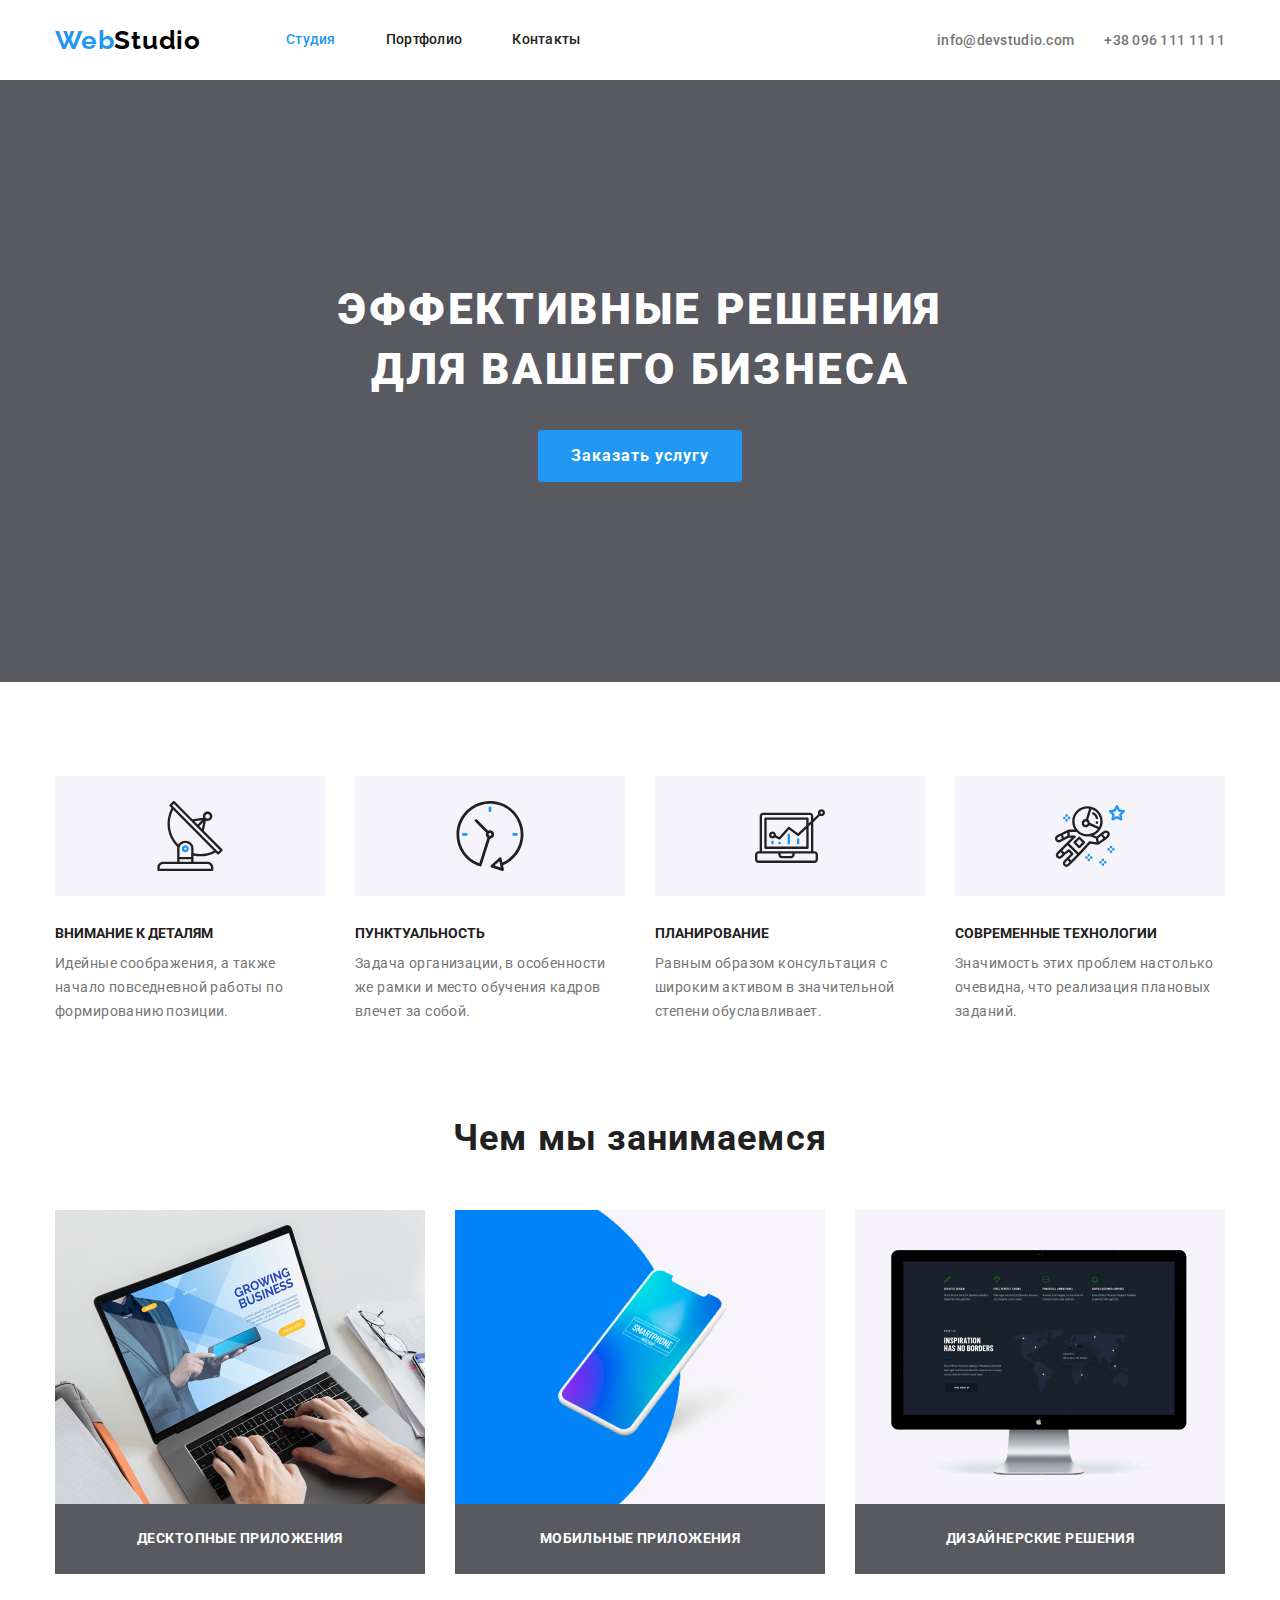
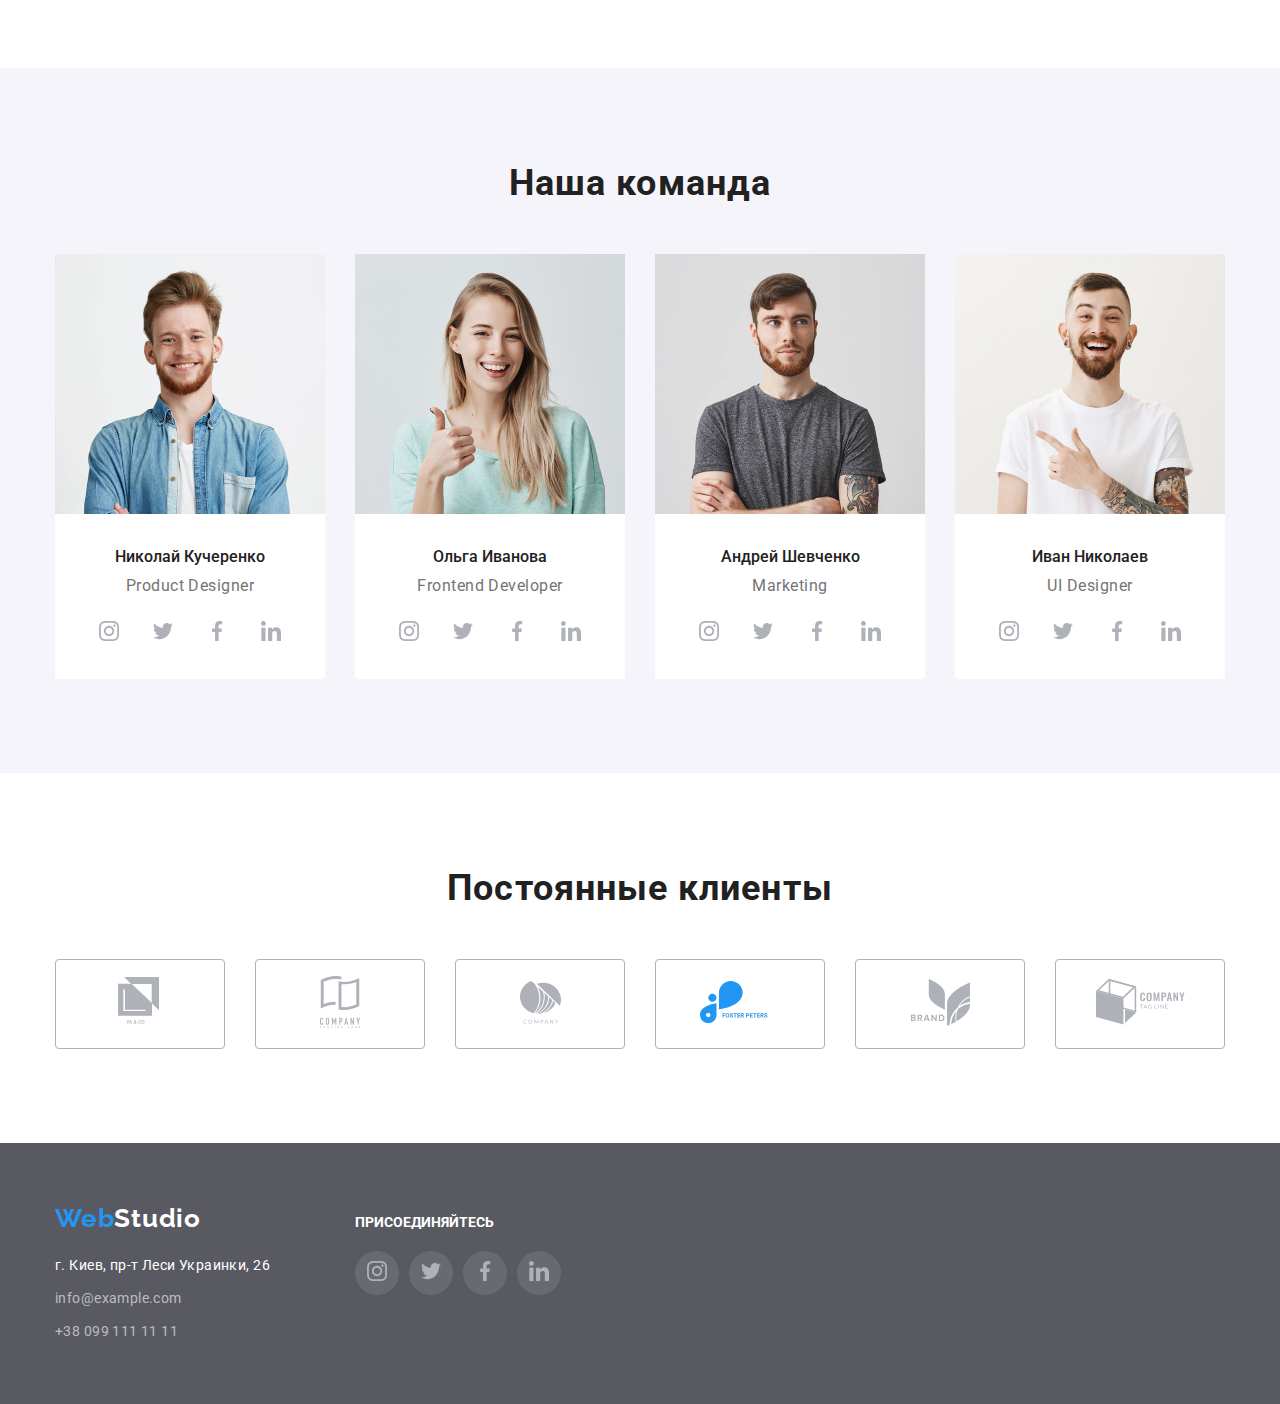
<file: index.html>
<!DOCTYPE html>
<html lang="ru">
  <head>
    <meta charset="UTF-8" />
    <meta name="viewport" content="width=device-width, initial-scale=1.0" />
    <title lang="en">Web studio</title>
    <link
      href="https://fonts.googleapis.com/css2?family=Raleway:wght@700&family=Roboto:wght@400;500;700;900&display=swap"
      rel="stylesheet"
    />
    <link
      rel="stylesheet"
      href="https://cdnjs.cloudflare.com/ajax/libs/modern-normalize/0.7.0/modern-normalize.min.css"
    />
    <link rel="stylesheet" href="./css/styles.css" />
  </head>
  <body>
    <!--Шапка сайта-->
    <header class="header">
      <div class="container">
        <nav class="navigation">
          <a href="./index.html" class="logotype link" aria-label="Логотип">
            <span class="name">Web</span>Studio</a
          >
          <ul class="navigation-list">
            <li class="navigation-list-item">
              <a
                class="navigation-list-link link active-item"
                href="./index.html"
              >
                Студия
              </a>
            </li>
            <li class="navigation-list-item">
              <a class="navigation-list-link link" href="./portfolio.html"
                >Портфолио</a
              >
            </li>
            <li class="navigation-list-item">
              <a class="navigation-list-link link" href="">Контакты</a>
            </li>
          </ul>
        </nav>
        <address class="header-address">
          <ul class="address-nav">
            <li class="address-list">
              <a class="address-link link" href="mailto:info@devstudio.com"
                >info@devstudio.com</a
              >
            </li>
            <li class="address-list">
              <a class="address-link link" href="tel:+380961111111"
                >+38 096 111 11 11</a
              >
            </li>
          </ul>
        </address>
      </div>
    </header>
    <main>
      <!--HERO секция-->
      <section class="hero">
        <div class="container hero-padding centered">
          <h1 class="mane-header">
            Эффективные решения <br />
            для вашего бизнеса
          </h1>
          <button class="mane-button">Заказать услугу</button>
        </div>
      </section>
      <!--О нас-->
      <section class="section">
        <div class="container">
          <h2 hidden>О нас</h2>
          <ul class="about-us-list">
            <li class="about-us-list-item">
              <img
                class="photo"
                src="./images/about-us/about-us-icon-1.svg"
                alt="Спутниковая
              антенна"
              />
              <h3>Внимание к деталям</h3>
              <p class="about-us-item">
                Идейные соображения, а также начало повседневной работы по
                формированию позиции.
              </p>
            </li>
            <li class="about-us-list-item">
              <img
                class="photo"
                src="./images/about-us/about-us-icon-2.svg"
                alt="Часы"
              />
              <h3>Пунктуальность</h3>
              <p class="about-us-item">
                Задача организации, в особенности же рамки и место обучения
                кадров влечет за собой.
              </p>
            </li>
            <li class="about-us-list-item">
              <img
                class="photo"
                src="./images/about-us/about-us-icon-3.svg"
                alt="Ноутбук"
              />
              <h3>Планирование</h3>
              <p class="about-us-item">
                Равным образом консультация с широким активом в значительной
                степени обуславливает.
              </p>
            </li>
            <li class="about-us-list-item">
              <img
                class="photo"
                src="./images/about-us/about-us-icon-4.svg"
                alt="Космонавт"
              />
              <h3>Современные технологии</h3>
              <p class="about-us-item">
                Значимость этих проблем настолько очевидна, что реализация
                плановых заданий.
              </p>
            </li>
          </ul>
        </div>
      </section>
      <!--Чем мы занимаемся-->
      <section class="section what-we-do-padding">
        <div class="container centered">
          <h2>Чем мы занимаемся</h2>
          <ul class="what-we-do-list">
            <li class="what-we-do-list-item">
              <img
                class="what-we-do-img"
                src="./images/what-we-do/what-we-do-img-1.jpg"
                alt="Ноутбук"
                width="370"
                height="294"
              />
              <h3 class="what-we-do-item">Десктопные приложения</h3>
            </li>
            <li class="what-we-do-list-item">
              <img
                class="what-we-do-img"
                src="./images/what-we-do/what-we-do-img-2.jpg"
                alt="Мобильный телефон"
                width="370"
                height="294"
              />
              <h3 class="what-we-do-item">Мобильные приложения</h3>
            </li>
            <li class="what-we-do-list-item">
              <img
                class="what-we-do-img"
                src="./images/what-we-do/what-we-do-img-3.jpg"
                alt="Дизайн сайта"
                width="370"
                height="294"
              />
              <h3 class="what-we-do-item">Дизайнерские решения</h3>
            </li>
          </ul>
        </div>
      </section>
      <!--Наша команда-->
      <section class="section coloured our-team-padding">
        <div class="container centered">
          <h2>Наша команда</h2>
          <ul class="about-us-list">
            <li class="our-team-list-item">
              <img
                class="photo-team"
                src="./images/our-team/our-team-img-1.jpg"
                alt="Дизайнер"
                width="270"
                height="260"
              />
              <h3 class="team-item">Николай Кучеренко</h3>
              <p lang="en" class="profession">Product Designer</p>
              <ul class="flex-social-list">
                <li class="flex-social-item">
                  <a href="" aria-label="иконка инстаграма">
                    <img
                      class="social-img"
                      src="./images/social-icons/instagram.svg"
                      alt="Иконка инстаграма"
                      width="20"
                      height="20"
                    />
                  </a>
                </li>
                <li class="flex-social-item">
                  <a href="" aria-label="иконка твиттера">
                    <img
                      src="./images/social-icons/twitter.svg"
                      alt="Иконка твиттера"
                      width="20"
                      height="20"
                    />
                  </a>
                </li>
                <li class="flex-social-item">
                  <a href="" aria-label="иконка фейсбука">
                    <img
                      src="./images/social-icons/facebook.svg"
                      alt="Иконка фейсбука"
                      width="20"
                      height="20"
                    />
                  </a>
                </li>
                <li class="flex-social-item">
                  <a href="" aria-label="иконка линкедина"
                    ><img
                      src="./images/social-icons/linkedin.svg"
                      alt="Иконка линкедина"
                      width="20"
                      height="20"
                    />
                  </a>
                </li>
              </ul>
            </li>
            <li class="our-team-list-item">
              <img
                class="photo-team"
                src="./images/our-team/our-team-img-2.jpg"
                alt="Разработчик"
                width="270"
                height="260"
              />
              <h3 class="team-item">Ольга Иванова</h3>
              <p lang="en" class="profession">Frontend Developer</p>
              <ul class="flex-social-list">
                <li class="flex-social-item">
                  <a href="" aria-label="иконка инстаграма">
                    <img
                      class="social-img"
                      src="./images/social-icons/instagram.svg"
                      alt="Иконка инстаграма"
                      width="20"
                      height="20"
                    />
                  </a>
                </li>
                <li class="flex-social-item">
                  <a href="" aria-label="иконка твиттера">
                    <img
                      src="./images/social-icons/twitter.svg"
                      alt="Иконка твиттера"
                      width="20"
                      height="20"
                    />
                  </a>
                </li>
                <li class="flex-social-item">
                  <a href="" aria-label="иконка фейсбука">
                    <img
                      src="./images/social-icons/facebook.svg"
                      alt="Иконка фейсбука"
                      width="20"
                      height="20"
                    />
                  </a>
                </li>
                <li class="flex-social-item">
                  <a href="" aria-label="иконка линкедина"
                    ><img
                      src="./images/social-icons/linkedin.svg"
                      alt="Иконка линкедина"
                      width="20"
                      height="20"
                    />
                  </a>
                </li>
              </ul>
            </li>
            <li class="our-team-list-item">
              <img
                class="photo-team"
                src="./images/our-team/our-team-img-3.jpg"
                alt="Маркетолог"
                width="270"
                height="260"
              />
              <h3 class="team-item">Андрей Шевченко</h3>
              <p lang="en" class="profession">Marketing</p>
              <ul class="flex-social-list">
                <li class="flex-social-item">
                  <a href="" aria-label="иконка инстаграма">
                    <img
                      class="social-img"
                      src="./images/social-icons/instagram.svg"
                      alt="Иконка инстаграма"
                      width="20"
                      height="20"
                    />
                  </a>
                </li>
                <li class="flex-social-item">
                  <a href="" aria-label="иконка твиттера">
                    <img
                      src="./images/social-icons/twitter.svg"
                      alt="Иконка твиттера"
                      width="20"
                      height="20"
                    />
                  </a>
                </li>
                <li class="flex-social-item">
                  <a href="" aria-label="иконка фейсбука">
                    <img
                      src="./images/social-icons/facebook.svg"
                      alt="Иконка фейсбука"
                      width="20"
                      height="20"
                    />
                  </a>
                </li>
                <li class="flex-social-item">
                  <a href="" aria-label="иконка линкедина"
                    ><img
                      src="./images/social-icons/linkedin.svg"
                      alt="Иконка линкедина"
                      width="20"
                      height="20"
                    />
                  </a>
                </li>
              </ul>
            </li>
            <li class="our-team-list-item">
              <img
                class="photo-team"
                src="./images/our-team/our-team-img-4.jpg"
                alt="Дизайнер интерфейсов"
                width="270"
                height="260"
              />
              <h3 class="team-item">Иван Николаев</h3>
              <p lang="en" class="profession">UI Designer</p>
              <ul class="flex-social-list">
                <li class="flex-social-item">
                  <a href="" aria-label="иконка инстаграма">
                    <img
                      class="social-img"
                      src="./images/social-icons/instagram.svg"
                      alt="Иконка инстаграма"
                      width="20"
                      height="20"
                    />
                  </a>
                </li>
                <li class="flex-social-item">
                  <a href="" aria-label="иконка твиттера">
                    <img
                      src="./images/social-icons/twitter.svg"
                      alt="Иконка твиттера"
                      width="20"
                      height="20"
                    />
                  </a>
                </li>
                <li class="flex-social-item">
                  <a href="" aria-label="иконка фейсбука">
                    <img
                      src="./images/social-icons/facebook.svg"
                      alt="Иконка фейсбука"
                      width="20"
                      height="20"
                    />
                  </a>
                </li>
                <li class="flex-social-item">
                  <a href="" aria-label="иконка линкедина"
                    ><img
                      src="./images/social-icons/linkedin.svg"
                      alt="Иконка линкедина"
                      width="20"
                      height="20"
                    />
                  </a>
                </li>
              </ul>
            </li>
          </ul>
        </div>
      </section>
      <!--Постоянные клиенты-->
      <section class="section clients-padding">
        <div class="container">
          <h2>Постоянные клиенты</h2>
          <ul class="flex-client-list">
            <li class="flex-client-item">
              <a href="" aria-label="Логотип компании 1">
                <img
                  src="./images/clients/client-icon-1.svg"
                  alt="Логотип клиента 1"
                />
              </a>
            </li>
            <li class="flex-client-item">
              <a href="" aria-label="Логотип компании 2">
                <img
                  src="./images/clients/client-icon-2.svg"
                  alt="Логотип клиента 2"
                />
              </a>
            </li>
            <li class="flex-client-item">
              <a href="" aria-label="Логотип компании 3">
                <img
                  src="./images/clients/client-icon-3.svg"
                  alt="Логотип клиента 3"
                />
              </a>
            </li>
            <li class="flex-client-item">
              <a href="" aria-label="Логотип компании 4">
                <img
                  src="./images/clients/client-icon-4.svg"
                  alt="Логотип клиента 4"
                />
              </a>
            </li>
            <li class="flex-client-item">
              <a href="" aria-label="Логотип компании 5">
                <img
                  src="./images/clients/client-icon-5.svg"
                  alt="Логотип клиента 5"
                />
              </a>
            </li>
            <li class="flex-client-item">
              <a href="" aria-label="Логотип компании 6">
                <img
                  src="./images/clients/client-icon-6.svg"
                  alt="Логотип клиента 6"
                />
              </a>
            </li>
          </ul>
        </div>
      </section>
    </main>
    <footer>
      <div class="container footer-section">
        <div class="footer-address">
          <a href="./index.html" class="logo-footer link" aria-label="Логотип">
            <span class="name">Web</span>Studio</a
          >
          <address class="contact-us">
            <ul>
              <li>
                <a
                  class="footer-place link"
                  href="https://goo.gl/maps/4wqvgcEcArTYYAoK9"
                  target="blank"
                >
                  г. Киев, пр-т Леси Украинки, 26
                </a>
              </li>
              <li>
                <a class="footer-mail link" href="mailto:info@example.com"
                  >info@example.com</a
                >
              </li>
              <li>
                <a class="footer-phone link" href="tel:+380991111111"
                  >+38 099 111 11 11</a
                >
              </li>
            </ul>
          </address>
        </div>
        <div>
          <b class="join">присоединяйтесь</b>
          <ul class="footer-social-list">
            <li class="footer-social-item">
              <a href="" aria-label="иконка инстаграма">
                <img
                  src="./images/social-icons/instagram.svg"
                  alt="Иконка инстаграма"
                />
              </a>
            </li>
            <li class="footer-social-item">
              <a href="" aria-label="иконка твиттера">
                <img
                  src="./images/social-icons/twitter.svg"
                  alt="Иконка твиттера"
                />
              </a>
            </li>
            <li class="footer-social-item">
              <a href="" aria-label="иконка фейсбука">
                <img
                  src="./images/social-icons/facebook.svg"
                  alt="Иконка фейсбука"
                />
              </a>
            </li>
            <li class="footer-social-item">
              <a href="" aria-label="иконка линкедина">
                <img
                  src="./images/social-icons/linkedin.svg"
                  alt="Иконка линкедина"
                />
              </a>
            </li>
          </ul>
        </div>
      </div>
    </footer>
  </body>
</html>
</file>
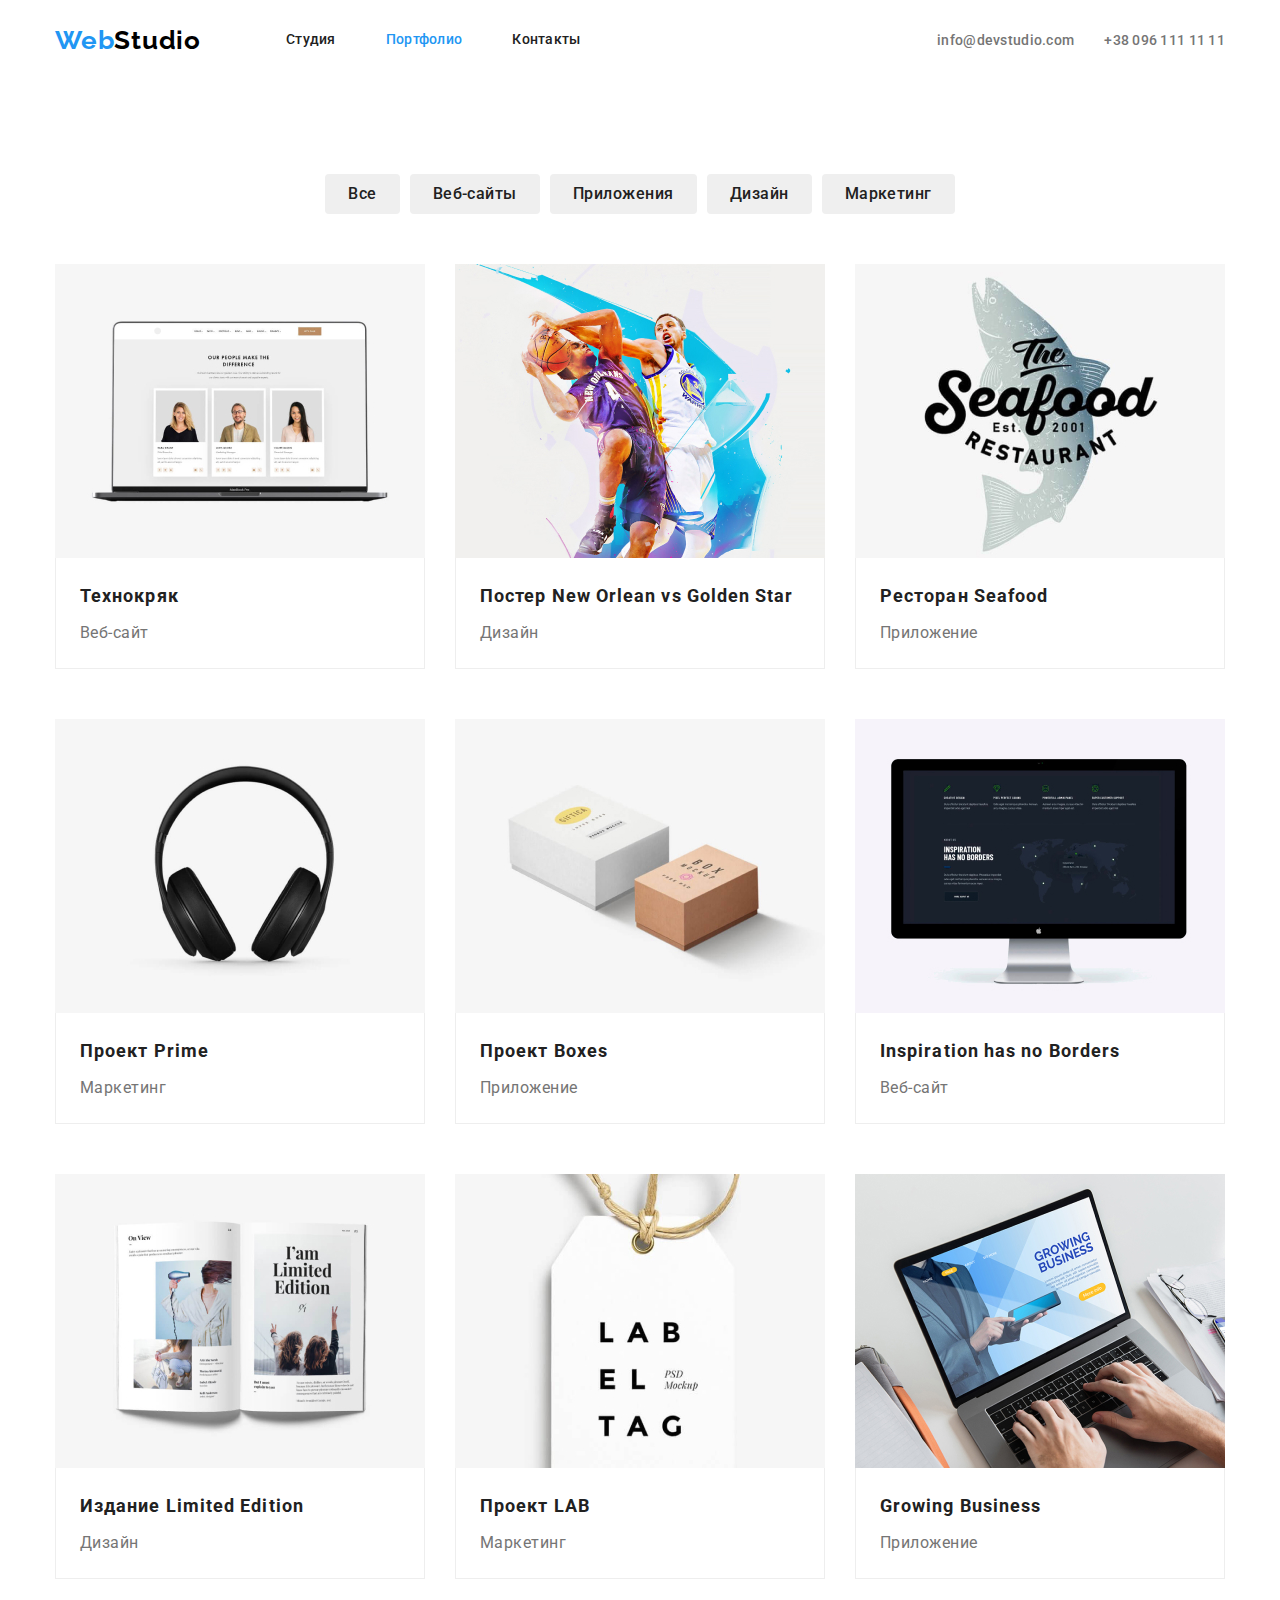
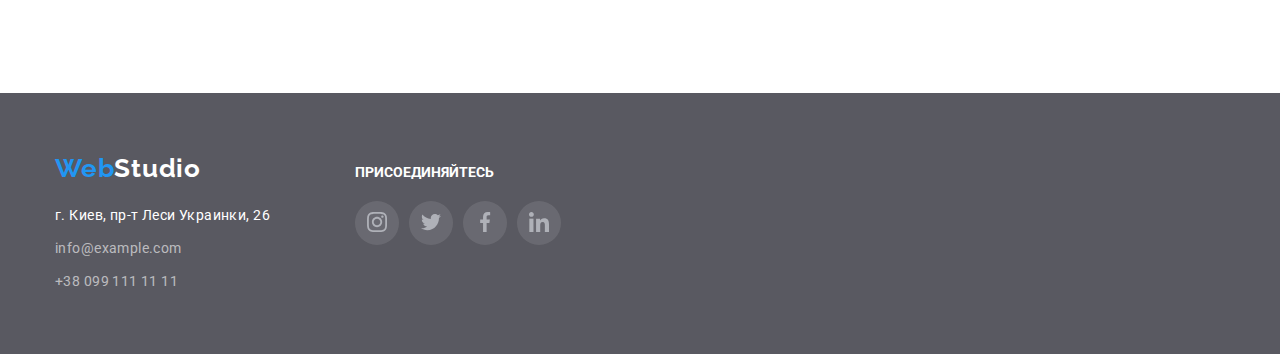
<file: portfolio.html>
<!DOCTYPE html>
<html lang="ru">
  <head>
    <meta charset="UTF-8" />
    <meta name="viewport" content="width=device-width, initial-scale=1.0" />
    <title lang="en">Web studio</title>
    <link
      href="https://fonts.googleapis.com/css2?family=Raleway:wght@700&family=Roboto:wght@400;500;700;900&display=swap"
      rel="stylesheet"
    />
    <link
      rel="stylesheet"
      href="https://cdnjs.cloudflare.com/ajax/libs/modern-normalize/0.7.0/modern-normalize.min.css"
    />
    <link rel="stylesheet" href="./css/styles.css" />
  </head>

  <body>
    <!--Шапка сайта-->
    <header class="header">
      <div class="container">
        <nav class="navigation">
          <a href="./index.html" class="logotype link" aria-label="Логотип">
            <span class="name">Web</span>Studio</a
          >
          <ul class="navigation-list">
            <li class="navigation-list-item">
              <a class="navigation-list-link link" href="./index.html">
                Студия
              </a>
            </li>
            <li class="navigation-list-item">
              <a
                class="navigation-list-link link active-item"
                href="./portfolio.html"
              >
                Портфолио</a
              >
            </li>
            <li class="navigation-list-item">
              <a class="navigation-list-link link" href="">Контакты</a>
            </li>
          </ul>
        </nav>
        <address class="header-address">
          <ul class="address-nav">
            <li class="address-list">
              <a class="address-link link" href="mailto:info@devstudio.com"
                >info@devstudio.com</a
              >
            </li>
            <li class="address-list">
              <a class="address-link link" href="tel:+380961111111"
                >+38 096 111 11 11</a
              >
            </li>
          </ul>
        </address>
      </div>
    </header>
    <main>
      <!-- наши работы-->
      <section class="section portfolio-padding">
        <div class="container">
          <h1 hidden>Портфолио</h1>
          <ul class="button-container">
            <li class="work-item">
              <button class="portfolio-button" type="button">Все</button>
            </li>
            <li class="work-item">
              <button class="portfolio-button" type="button">
                Веб-сайты
              </button>
            </li>
            <li class="work-item">
              <button class="portfolio-button" type="button">
                Приложения
              </button>
            </li>
            <li class="work-item">
              <button class="portfolio-button" type="button">Дизайн</button>
            </li>
            <li class="work-item">
              <button class="portfolio-button" type="button">
                Маркетинг
              </button>
            </li>
          </ul>
          <ul class="flex-container">
            <li class="flex-item">
              <a class="link" href="">
                <img
                  class="example-photo"
                  src="./images/portfolio/portfolio-image-1.jpg"
                  alt="Открытый сайт в ноутбуке"
                  width="370"
                  height="294"
                />
                <div class="border">
                  <h2 class="portfolio-title">Технокряк</h2>
                  <p class="portfolio-title-meaning">Веб-сайт</p>
                  <p class="portfolio-title-description">
                    Технокряк это современная площадка распространения
                    коронавируса. Компании используют эту платформу для
                    цифрового шпионажа и атак на защищённые сервера конкурентов.
                  </p>
                </div>
              </a>
            </li>
            <li class="flex-item">
              <a class="link" href="">
                <img
                  class="example-photo"
                  src="./images/portfolio/portfolio-image-2.jpg"
                  alt="Постер с баскетболистами"
                  width="370"
                  height="294"
                />
                <div class="border">
                  <h2 class="portfolio-title">
                    Постер New Orlean vs Golden Star
                  </h2>
                  <p class="portfolio-title-meaning">Дизайн</p>
                  <p class="portfolio-title-description">
                    Lorem ipsum dolor sit amet consectetur, adipisicing elit.
                    Minus, vel! Ipsa quas iste fuga magnam nostrum. Mollitia
                    excepturi ipsam doloribus?
                  </p>
                </div>
              </a>
            </li>
            <li class="flex-item">
              <a class="link" href="">
                <img
                  class="example-photo"
                  src="./images/portfolio/portfolio-image-3.jpg"
                  alt="Эмблема ресторана"
                  width="370"
                  height="294"
                />
                <div class="border">
                  <h2 class="portfolio-title">Ресторан Seafood</h2>
                  <p class="portfolio-title-meaning">Приложение</p>
                  <p class="portfolio-title-description">
                    Lorem ipsum dolor sit amet consectetur, adipisicing elit.
                    Minus, vel! Ipsa quas iste fuga magnam nostrum. Mollitia
                    excepturi ipsam doloribus?
                  </p>
                </div>
              </a>
            </li>
            <li class="flex-item">
              <a class="link" href="">
                <img
                  class="example-photo"
                  src="./images/portfolio/portfolio-image-4.jpg"
                  alt="Наушники"
                  width="370"
                  height="294"
                />
                <div class="border">
                  <h2 class="portfolio-title">Проект Prime</h2>
                  <p class="portfolio-title-meaning">Маркетинг</p>
                  <p class="portfolio-title-description">
                    Lorem ipsum dolor sit amet consectetur, adipisicing elit.
                    Minus, vel! Ipsa quas iste fuga magnam nostrum. Mollitia
                    excepturi ipsam doloribus?
                  </p>
                </div>
              </a>
            </li>
            <li class="flex-item">
              <a class="link" href="">
                <img
                  class="example-photo"
                  src="./images/portfolio/portfolio-image-5.jpg"
                  alt="Две коробки"
                  width="370"
                  height="294"
                />
                <div class="border">
                  <h2 class="portfolio-title">Проект Boxes</h2>
                  <p class="portfolio-title-meaning">Приложение</p>
                  <p class="portfolio-title-description">
                    Lorem ipsum dolor sit amet consectetur, adipisicing elit.
                    Minus, vel! Ipsa quas iste fuga magnam nostrum. Mollitia
                    excepturi ipsam doloribus?
                  </p>
                </div>
              </a>
            </li>
            <li class="flex-item">
              <a class="link" href="">
                <img
                  class="example-photo"
                  src="./images/portfolio/portfolio-image-6.jpg"
                  alt="Страница веб-сайта на мониторе"
                  width="370"
                  height="294"
                />
                <div class="border">
                  <h2 class="portfolio-title">Inspiration has no Borders</h2>
                  <p class="portfolio-title-meaning">Веб-сайт</p>
                  <p class="portfolio-title-description">
                    Lorem ipsum dolor sit amet consectetur, adipisicing elit.
                    Minus, vel! Ipsa quas iste fuga magnam nostrum. Mollitia
                    excepturi ipsam doloribus?
                  </p>
                </div>
              </a>
            </li>
            <li class="flex-item">
              <a class="link" href="">
                <img
                  class="example-photo"
                  src="./images/portfolio/portfolio-image-7.jpg"
                  alt="Журнал с дизайном"
                  width="370"
                  height="294"
                />
                <div class="border">
                  <h2 class="portfolio-title">Издание Limited Edition</h2>
                  <p class="portfolio-title-meaning">Дизайн</p>
                  <p class="portfolio-title-description">
                    Lorem ipsum dolor sit amet consectetur, adipisicing elit.
                    Minus, vel! Ipsa quas iste fuga magnam nostrum. Mollitia
                    excepturi ipsam doloribus?
                  </p>
                </div>
              </a>
            </li>
            <li class="flex-item">
              <a class="link" href="">
                <img
                  class="example-photo"
                  src="./images/portfolio/portfolio-image-8.jpg"
                  alt="Дизайн лейб для одежды"
                  width="370"
                  height="294"
                />
                <div class="border">
                  <h2 class="portfolio-title">Проект LAB</h2>
                  <p class="portfolio-title-meaning">Маркетинг</p>
                  <p class="portfolio-title-description">
                    Lorem ipsum dolor sit amet consectetur, adipisicing elit.
                    Minus, vel! Ipsa quas iste fuga magnam nostrum. Mollitia
                    excepturi ipsam doloribus?
                  </p>
                </div>
              </a>
            </li>
            <li class="flex-item">
              <a class="link" href="">
                <img
                  class="example-photo"
                  src="./images/portfolio/portfolio-image-9.jpg"
                  alt="Ноутбук с открытым приложением"
                  width="370"
                  height="294"
                />
                <div class="border">
                  <h2 class="portfolio-title">Growing Business</h2>
                  <p class="portfolio-title-meaning">Приложение</p>
                  <p class="portfolio-title-description">
                    Lorem ipsum dolor sit amet consectetur, adipisicing elit.
                    Minus, vel! Ipsa quas iste fuga magnam nostrum. Mollitia
                    excepturi ipsam doloribus?
                  </p>
                </div>
              </a>
            </li>
          </ul>
        </div>
      </section>
    </main>
    <footer>
      <div class="container footer-section">
        <div class="footer-address">
          <a href="./index.html" class="logo-footer link" aria-label="Логотип">
            <span class="name">Web</span>Studio</a
          >
          <address class="contact-us">
            <ul>
              <li>
                <a
                  class="footer-place link"
                  href="https://goo.gl/maps/4wqvgcEcArTYYAoK9"
                  target="blank"
                >
                  г. Киев, пр-т Леси Украинки, 26
                </a>
              </li>
              <li>
                <a class="footer-mail link" href="mailto:info@example.com"
                  >info@example.com</a
                >
              </li>
              <li>
                <a class="footer-phone link" href="tel:+380991111111"
                  >+38 099 111 11 11</a
                >
              </li>
            </ul>
          </address>
        </div>
        <div>
          <b class="join">присоединяйтесь</b>
          <ul class="footer-social-list">
            <li class="footer-social-item">
              <a href="" aria-label="иконка инстаграма">
                <img
                  src="./images/social-icons/instagram.svg"
                  alt="Иконка инстаграма"
                />
              </a>
            </li>
            <li class="footer-social-item">
              <a href="" aria-label="иконка твиттера">
                <img
                  src="./images/social-icons/twitter.svg"
                  alt="Иконка твиттера"
                />
              </a>
            </li>
            <li class="footer-social-item">
              <a href="" aria-label="иконка фейсбука">
                <img
                  src="./images/social-icons/facebook.svg"
                  alt="Иконка фейсбука"
                />
              </a>
            </li>
            <li class="footer-social-item">
              <a href="" aria-label="иконка линкедина">
                <img
                  src="./images/social-icons/linkedin.svg"
                  alt="Иконка линкедина"
                />
              </a>
            </li>
          </ul>
        </div>
      </div>
    </footer>
  </body>
</html>
</file>
<file: css/styles.css>
:root {
  --primary-text-color: #757575;
  --title-text-color: #212121;
  --accent-color: #2196f3;
  --white-accent-color: #ffffff;
  --logo-color: #000000;
  --darkest-background-color: rgba(47, 48, 58, 0.8);
  --footer-backgroung: #2f303a;
  --middle-dark-backgroud-color: #f5f4fa;
  --footer-contacts-color: rgba(255, 255, 255, 0.6);
}
body {
  background-color: var(--white-accent-color);
  font-family: 'Roboto', sans-serif;
  font-size: 14px;
  color: var(--primary-text-color);
}
ul {
  padding: 0;
  margin: 0;
  list-style: none;
}
.link {
  text-decoration: none;
  font-style: normal;
}
/*Хедер*/

.container {
  width: 1200px;
  padding-left: 15px;
  padding-right: 15px;
  margin-left: auto;
  margin-right: auto;
}
.navigation {
  display: flex;
  align-items: center;
}
.navigation-list {
  display: flex;
}
.navigation-list-item:not(:last-child) {
  margin-right: 50px;
}
.logotype {
  margin-right: 85px;
}
.header .container {
  display: flex;
  align-items: center;
  justify-content: space-between;
}
.navigation-list-link {
  display: block;
  padding-top: 32px;
  padding-bottom: 32px;
}
.address-nav {
  display: flex;
}
.address-list:not(:last-child) {
  margin-right: 30px;
}
.active {
  color: var(--accent-color);
}

/*logo*/
.logotype {
  font-family: 'Raleway', sans-serif;
  font-weight: 700;
  font-size: 26px;
  line-height: 1.19;
  letter-spacing: 0.03em;
  color: var(--logo-color);
}
.name {
  color: var(--accent-color);
}
/*site nav*/
.navigation-list-link {
  color: var(--title-text-color);
  font-weight: 500;
  line-height: 1.14;
  letter-spacing: 0.02em;
}
.navigation-list-link:hover,
.navigation-list-link:focus {
  color: var(--accent-color);
}

.address-link {
  font-weight: 500;
  line-height: 1.14;
  letter-spacing: 0.02em;
  color: var(--primary-text-colour);
}
.address-link:hover,
.address-link:focus {
  color: var(--accent-color);
}
/*hero section*/
.centered {
  text-align: center;
}
.hero {
  background-color: var(--darkest-background-color);
}
.hero-padding {
  padding-top: 200px;
  padding-bottom: 200px;
}

.mane-header {
  margin-top: 0;
  margin-bottom: 30px;
  font-weight: 900;
  font-size: 44px;
  line-height: 1.36;

  letter-spacing: 0.06em;
  text-transform: uppercase;
  color: var(--white-accent-color);
}
.mane-button {
  border-radius: 4px;
  padding: 10px 32px;
  display: flex;
  margin: auto;
  min-width: 200px;
  border: 1px solid transparent;

  font-weight: 700;
  font-size: 16px;
  line-height: 1.88;

  letter-spacing: 0.06em;
  color: var(--white-accent-color);
  background-color: var(--accent-color);
}

/* О нас*/
.section {
  padding-top: 94px;
}
.photo {
  display: block;
  margin-bottom: 30px;
  padding-top: 25px;
  padding-bottom: 25px;
  padding-left: 100px;
  padding-right: 100px;
  border-radius: 4px;
  background-color: var(--middle-dark-backgroud-color);
}
h2 {
  margin-top: 0;
  margin-bottom: 50px;
  font-weight: 700;
  font-size: 36px;
  line-height: 1.17;
  text-align: center;
  letter-spacing: 0.03em;
  color: var(--title-text-color);
}
h3 {
  margin-top: 0;
  margin-bottom: 10px;
  font-weight: 700;
  font-size: 14px;
  line-height: 1.14;
  text-transform: uppercase;
  color: var(--title-text-color);
}

/*чем мы занимаемся*/

.what-we-do-list {
  display: flex;
}
.what-we-do-list-item {
  width: 370px;
}
.what-we-do-list-item:not(:last-child) {
  margin-right: 30px;
}
.what-we-do-item {
  color: var(--white-accent-color);
  background-color: var(--darkest-background-color);
  text-align: center;
  letter-spacing: 0.03em;
  text-transform: uppercase;
  padding-top: 27px;
  padding-bottom: 27px;
  margin-bottom: 0px;
}
.what-we-do-img {
  display: block;
}
.what-we-do-padding {
  padding-bottom: 94px;
}

/* О нас*/

.about-us-list {
  display: flex;
}
.about-us-list-item {
  width: 270px;
  background-color: var(--white-accent-color);
  border-radius: 0px 0px 4px 4px;
}

.about-us-list-item:not(:last-child) {
  margin-right: 30px;
}

.about-us-item {
  margin-top: 0;
  margin-bottom: 0;
  font-weight: 400;
  line-height: 1.71;
  letter-spacing: 0.03em;
}

.coloured {
  background-color: var(--middle-dark-backgroud-color);
}
/*Наша команда*/
.our-team-list-item {
  width: 270px;
  padding-bottom: 24px;
  background-color: var(--white-accent-color);
  border-radius: 0px 0px 4px 4px;
}

.our-team-list-item:not(:last-child) {
  margin-right: 30px;
}
.photo-team {
  justify-content: space-between;
  margin-bottom: 30px;
}
.flex-social-list {
  padding: 0;
  margin: 0;
  list-style: none;
  display: flex;
  justify-content: center;
}
.flex-social-item {
  width: 44px;
  height: 44px;
  display: flex;
  box-sizing: border-box;
  justify-content: center;
  align-items: center;
}
.flex-social-item:not(:last-child) {
  margin-right: 10px;
}
.social-img {
  align-self: center;
}
.team-item {
  font-weight: 500;
  font-size: 16px;
  text-transform: none;
  line-height: 1.19;
  text-align: center;
  margin-bottom: 10px;
}
.profession {
  display: inline-block;
  margin-top: 0;
  margin-bottom: 16px;
  font-weight: 400;
  font-size: 16px;
  line-height: 1.19;
  letter-spacing: 0.03em;
  text-align: center;
}
.our-team-padding {
  padding-bottom: 94px;
}
/*Постоянные клиенты*/
.flex-client-list {
  display: flex;
  justify-content: space-evenly;
}
.flex-client-item {
  width: 170px;
  height: 90px;
  border: 1px solid #afb1b8;
  display: flex;
  box-sizing: border-box;
  border-radius: 4px;
  justify-content: center;
  align-items: center;
}
.flex-client-item:not(:last-child) {
  margin-right: 30px;
}
.clients-padding {
  padding-bottom: 94px;
}
/*footer*/
footer {
  background-color: var(--darkest-background-color);
}
.footer-section {
  display: flex;
}
.logo-footer {
  font-family: Raleway;
  font-weight: 700;
  font-size: 26px;
  line-height: 1.19;
  letter-spacing: 0.03em;
  color: var(--white-accent-color);
}
.footer-address {
  display: block;
  width: 270px;
  margin-right: 30px;
  padding-top: 60px;
  justify-content: flex-start;
}
.contact-us {
  margin-top: 20px;
}
.footer-place {
  display: block;
  font-weight: 400;
  margin-bottom: 9px;
  line-height: 1.71;
  letter-spacing: 0.03em;
  color: var(--white-accent-color);
}
.footer-mail {
  display: block;
  padding: 0;
  margin: 0;

  font-weight: 400;
  line-height: 1.71;
  letter-spacing: 0.03em;
  color: var(--footer-contacts-color);
}
.footer-phone {
  display: block;
  font-weight: 400;
  line-height: 1.71;
  letter-spacing: 0.03em;
  color: var(--footer-contacts-color);
  padding-bottom: 60px;
  margin-top: 9px;
}
.join {
  display: block;
  width: 270px;
  font-weight: bold;
  margin-top: 72px;
  margin-bottom: 20px;
  line-height: 1.14;
  color: var(--white-accent-color);
  text-transform: uppercase;
}
.footer-social-list {
  display: flex;
  justify-content: flex-start;
  padding-bottom: 100px;
}
.footer-social-item:not(:last-child) {
  margin-right: 10px;
}
.footer-social-item {
  width: 44px;
  height: 44px;
  display: flex;
  box-sizing: border-box;
  border-radius: 100px;
  justify-content: center;
  align-items: center;
  background: rgba(255, 255, 255, 0.1);
}
.active-item {
  color: var(--accent-color);
}

/*portfolio*/

.portfolio-button {
  border-radius: 4px;
  padding: 6px 22px;
  display: inline-block;
  margin: auto;
  min-width: 73px;
  border: 1px solid transparent;

  font-weight: 500;
  font-size: 16px;
  line-height: 1.63;
  letter-spacing: 0.03em;
  text-align: center;
  color: var(--title-text-color);
}
.portfolio-button:hover,
.portfolio-button:focus {
  color: var(--white-accent-color);
  background-color: var(--accent-color);
}

.work-item:not(:last-child) {
  margin-right: 10px;
  display: flex;
  justify-content: center;
}
.portfolio-title {
  font-weight: 700;
  font-size: 18px;
  line-height: 2;
  letter-spacing: 0.06em;
  color: var(--title-text-color);
  margin-bottom: 0px;
  text-align: left;
  padding-top: 20px;
  margin-left: 24px;
  margin-right: 24px;
}
.portfolio-title-meaning {
  margin-top: 4px;
  margin-bottom: 0;
  margin-left: 24px;
  margin-right: 24px;
  font-weight: 400;
  font-size: 16px;
  line-height: 1.88;
  letter-spacing: 0.03em;
  color: var(--primary-text-color);
}
.portfolio-title-description {
  display: none;
  margin-top: 0;
  margin-bottom: 0;
  font-style: normal;
  font-weight: 400;
  font-size: 18px;
  line-height: 1.56;
  letter-spacing: 0.03em;
  color: var(--white-accent-color);
  background-color: var(--accent-color);
}
.button-container {
  display: flex;
  flex-wrap: wrap;
  margin-bottom: 50px;
  justify-content: center;
}
.flex-container {
  display: flex;
  flex-wrap: wrap;
  margin-bottom: 50px;
  justify-content: center;
  padding: 0;
  margin: 0;
  list-style: none;
}
.flex-item {
  width: 370px;
  margin-right: 30px;
  margin-bottom: 30px;
  padding-bottom: 20px;

  background-color: var(--white-accent-color);
}
.example-photo {
  display: block;
}
.border {
  border-left: 1px solid #eeeeee;
  border-right: 1px solid #eeeeee;
  border-bottom: 1px solid #eeeeee;
  padding-bottom: 20px;
}
.flex-item:nth-child(3n) {
  margin-right: 0px;
}
.flex-item:nth-last-child(-n + 3) {
  margin-bottom: 0px;
}
.portfolio-padding {
  padding-bottom: 94px;
}
</file>
